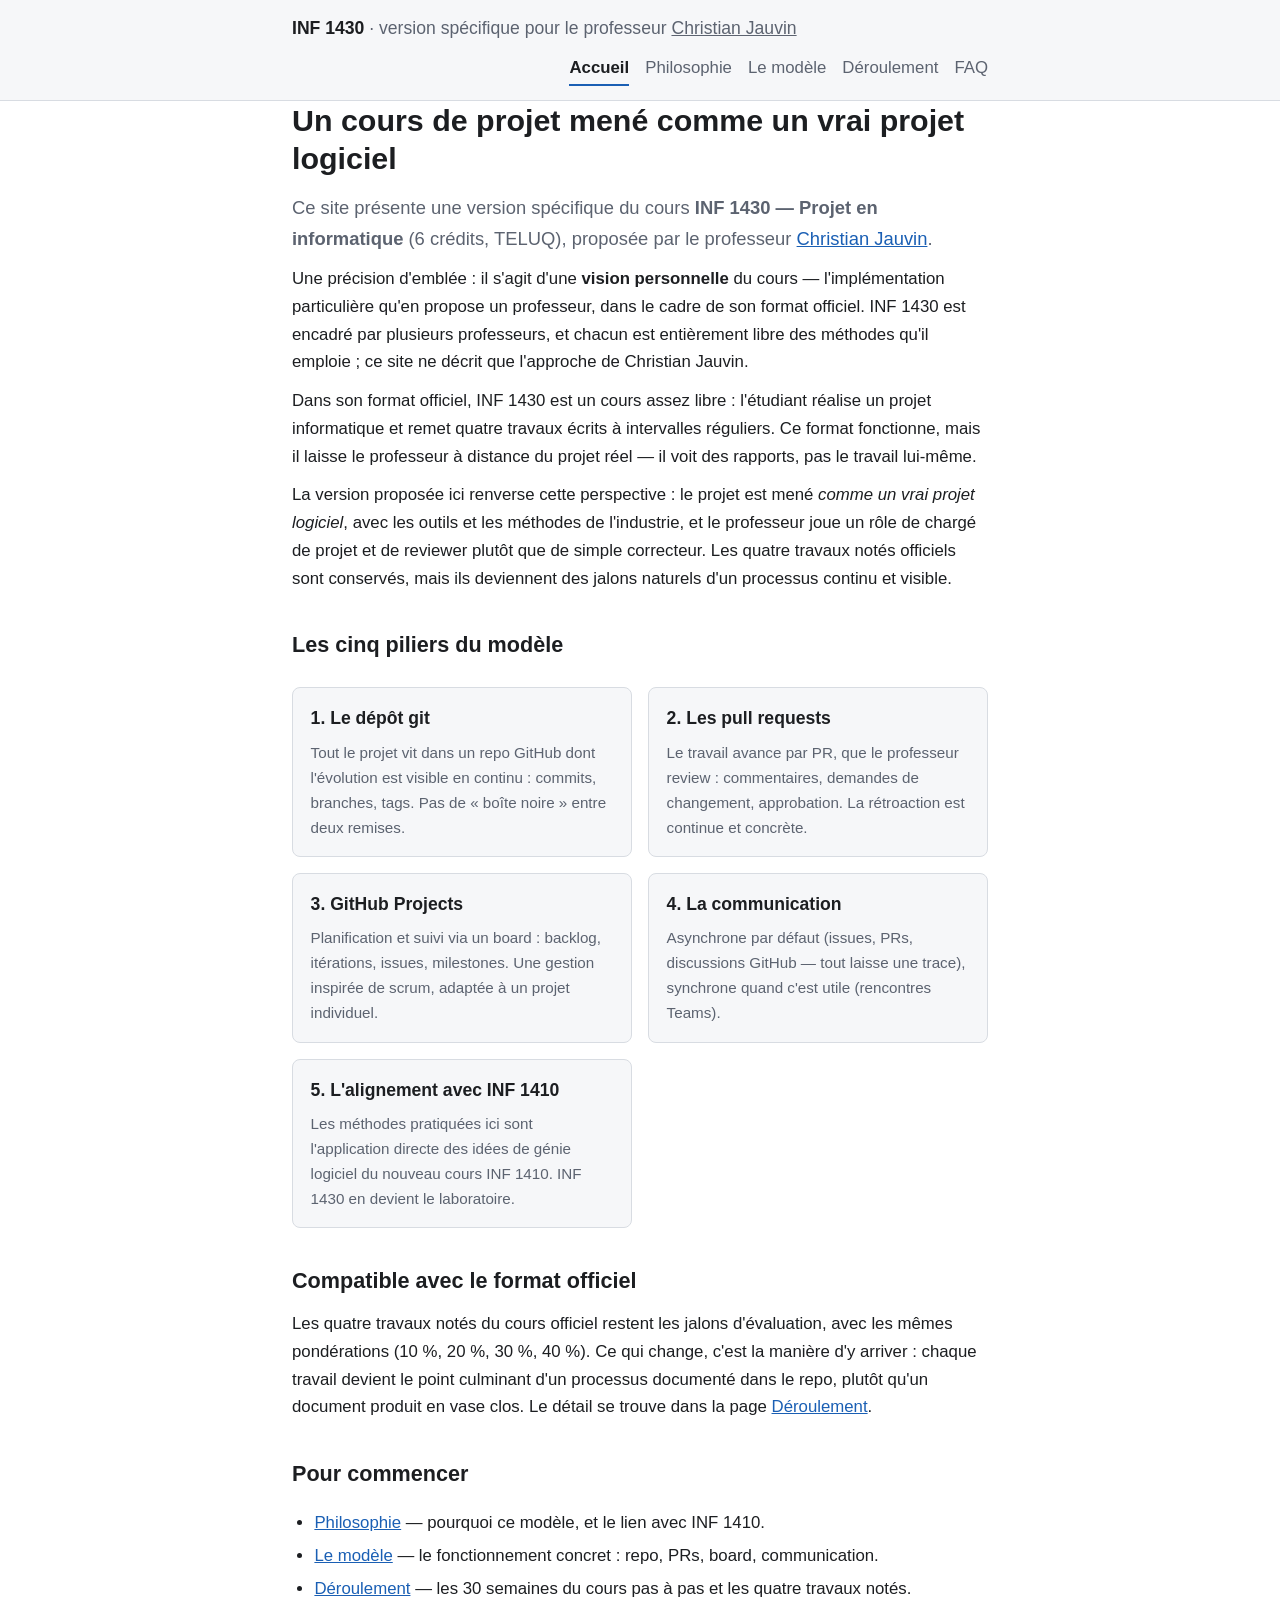
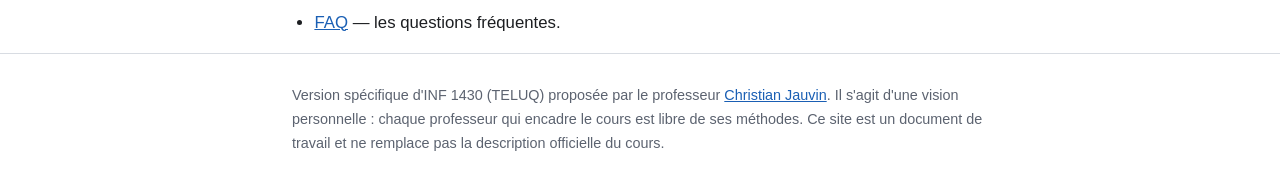
<file: index.html>
<!DOCTYPE html>
<html lang="fr">
<head>
  <meta charset="utf-8">
  <meta name="viewport" content="width=device-width, initial-scale=1">
  <title>INF 1430 — version spécifique pour le professeur Christian Jauvin</title>
  <meta name="description" content="Une version spécifique du cours INF 1430 (Projet en informatique, TELUQ), proposée par le professeur Christian Jauvin : un cours de projet mené comme un vrai projet logiciel.">
  <link rel="stylesheet" href="style.css">
</head>
<body>

<header class="site-header">
  <div class="container">
    <p class="brand"><a href="index.html">INF 1430</a> <span>· version spécifique pour le professeur <a href="https://www.teluq.ca/communaute/corps-professoral/cjauvin">Christian Jauvin</a></span></p>
    <nav>
      <a href="index.html" aria-current="page">Accueil</a>
      <a href="philosophie.html">Philosophie</a>
      <a href="modele.html">Le modèle</a>
      <a href="deroulement.html">Déroulement</a>
      <a href="faq.html">FAQ</a>
    </nav>
  </div>
</header>

<main class="container">

  <h1>Un cours de projet mené comme un vrai projet logiciel</h1>

  <p class="lead">
    Ce site présente une version spécifique du cours
    <strong>INF 1430 — Projet en informatique</strong> (6 crédits, TELUQ),
    proposée par le professeur
    <a href="https://www.teluq.ca/communaute/corps-professoral/cjauvin">Christian Jauvin</a>.
  </p>

  <p>
    Une précision d'emblée : il s'agit d'une <strong>vision personnelle</strong>
    du cours — l'implémentation particulière qu'en propose un professeur, dans
    le cadre de son format officiel. INF 1430 est encadré par plusieurs
    professeurs, et chacun est entièrement libre des méthodes qu'il emploie ;
    ce site ne décrit que l'approche de Christian Jauvin.
  </p>

  <p>
    Dans son format officiel, INF 1430 est un cours assez libre : l'étudiant
    réalise un projet informatique et remet quatre travaux écrits à intervalles
    réguliers. Ce format fonctionne, mais il laisse le professeur à distance du
    projet réel — il voit des rapports, pas le travail lui-même.
  </p>

  <p>
    La version proposée ici renverse cette perspective : le projet est mené
    <em>comme un vrai projet logiciel</em>, avec les outils et les méthodes de
    l'industrie, et le professeur joue un rôle de chargé de projet et de
    reviewer plutôt que de simple correcteur. Les quatre travaux notés
    officiels sont conservés, mais ils deviennent des jalons naturels d'un
    processus continu et visible.
  </p>

  <h2>Les cinq piliers du modèle</h2>

  <ul class="cards">
    <li>
      <h3>1. Le dépôt git</h3>
      <p>Tout le projet vit dans un repo GitHub dont l'évolution est visible
      en continu : commits, branches, tags. Pas de « boîte noire » entre deux
      remises.</p>
    </li>
    <li>
      <h3>2. Les pull requests</h3>
      <p>Le travail avance par PR, que le professeur review : commentaires,
      demandes de changement, approbation. La rétroaction est continue et
      concrète.</p>
    </li>
    <li>
      <h3>3. GitHub Projects</h3>
      <p>Planification et suivi via un board : backlog, itérations, issues,
      milestones. Une gestion inspirée de scrum, adaptée à un projet
      individuel.</p>
    </li>
    <li>
      <h3>4. La communication</h3>
      <p>Asynchrone par défaut (issues, PRs, discussions GitHub — tout laisse
      une trace), synchrone quand c'est utile (rencontres Teams).</p>
    </li>
    <li>
      <h3>5. L'alignement avec INF 1410</h3>
      <p>Les méthodes pratiquées ici sont l'application directe des idées de
      génie logiciel du nouveau cours INF 1410. INF 1430 en devient le
      laboratoire.</p>
    </li>
  </ul>

  <h2>Compatible avec le format officiel</h2>

  <p>
    Les quatre travaux notés du cours officiel restent les jalons
    d'évaluation, avec les mêmes pondérations (10 %, 20 %, 30 %, 40 %). Ce qui
    change, c'est la manière d'y arriver : chaque travail devient le point
    culminant d'un processus documenté dans le repo, plutôt qu'un document
    produit en vase clos. Le détail se trouve dans la page
    <a href="deroulement.html">Déroulement</a>.
  </p>

  <h2>Pour commencer</h2>

  <ul>
    <li><a href="philosophie.html">Philosophie</a> — pourquoi ce modèle, et le lien avec INF 1410.</li>
    <li><a href="modele.html">Le modèle</a> — le fonctionnement concret : repo, PRs, board, communication.</li>
    <li><a href="deroulement.html">Déroulement</a> — les 30 semaines du cours pas à pas et les quatre travaux notés.</li>
    <li><a href="faq.html">FAQ</a> — les questions fréquentes.</li>
  </ul>

</main>

<footer class="site-footer">
  <div class="container">
    <p>Version spécifique d'INF 1430 (TELUQ) proposée par le professeur
    <a href="https://www.teluq.ca/communaute/corps-professoral/cjauvin">Christian Jauvin</a>.
    Il s'agit d'une vision personnelle : chaque professeur qui encadre le
    cours est libre de ses méthodes. Ce site est un document de travail et ne
    remplace pas la description officielle du cours.</p>
  </div>
</footer>

</body>
</html>
</file>
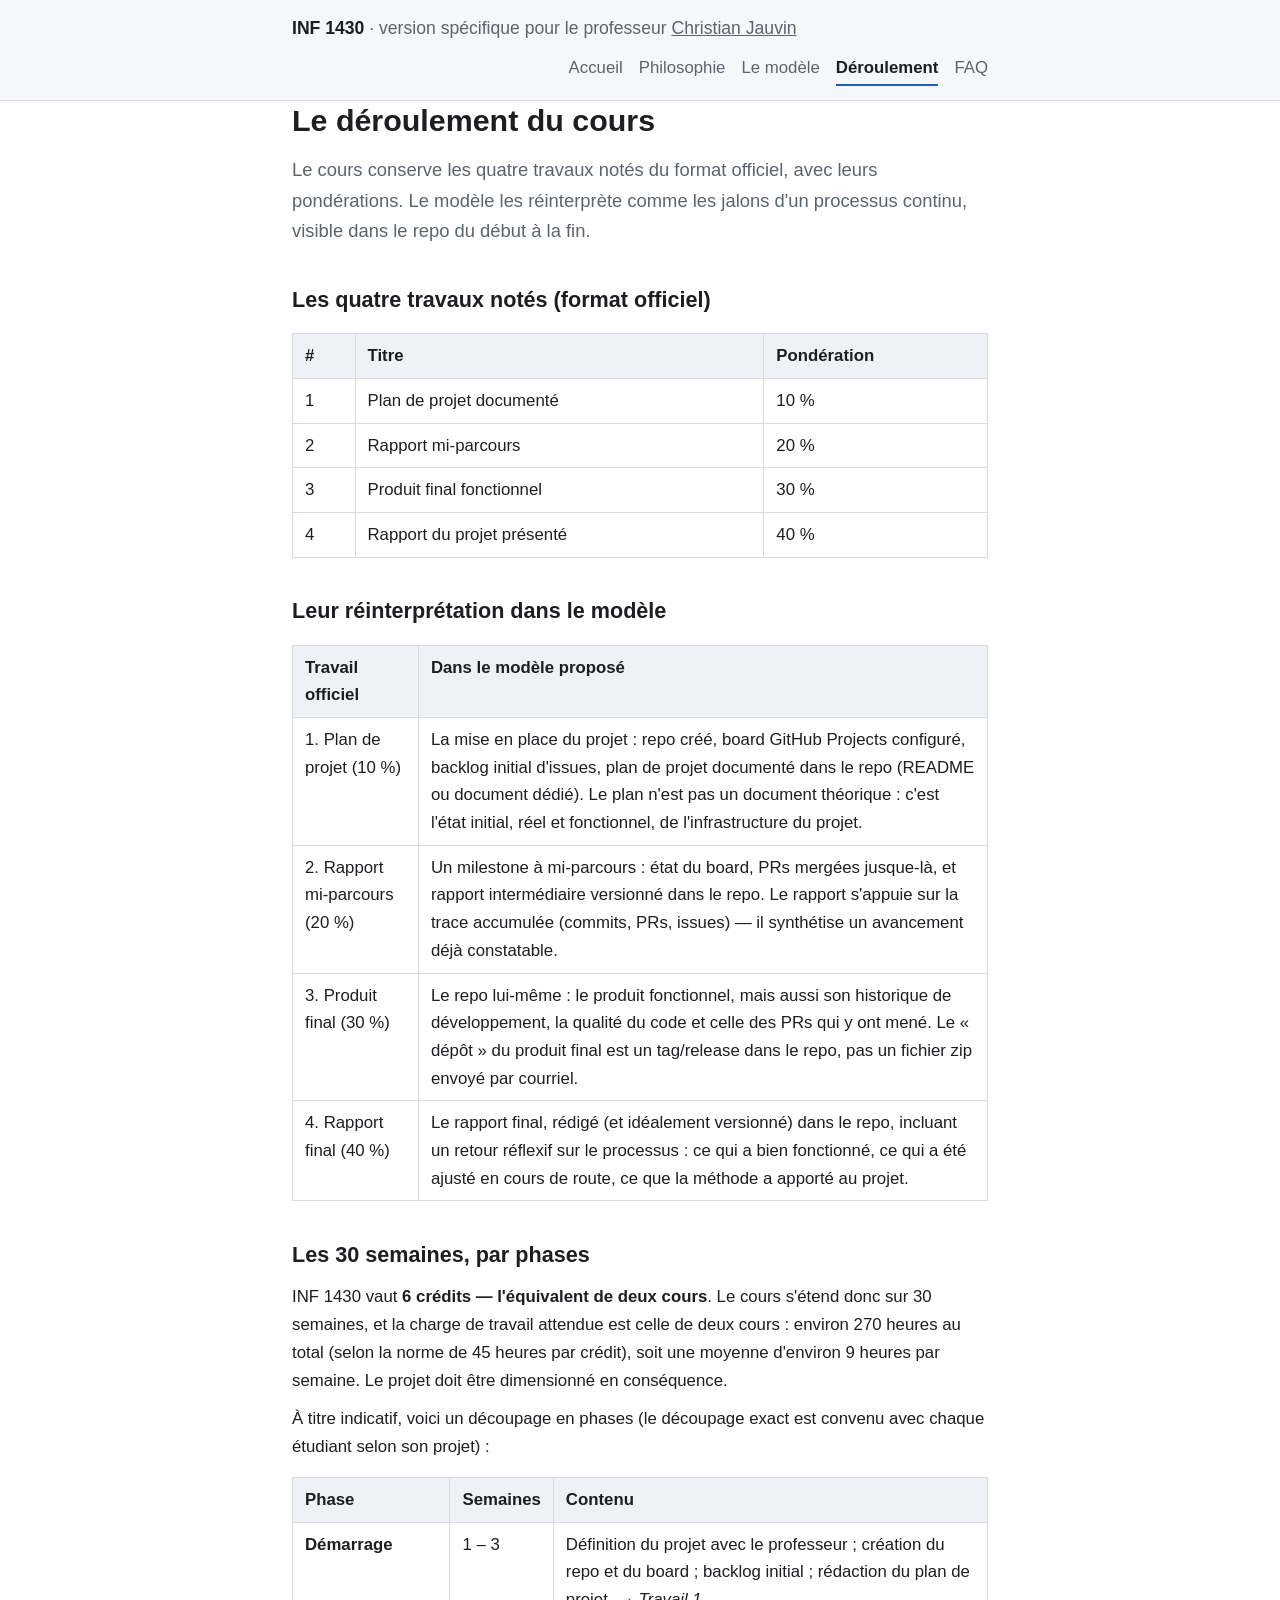
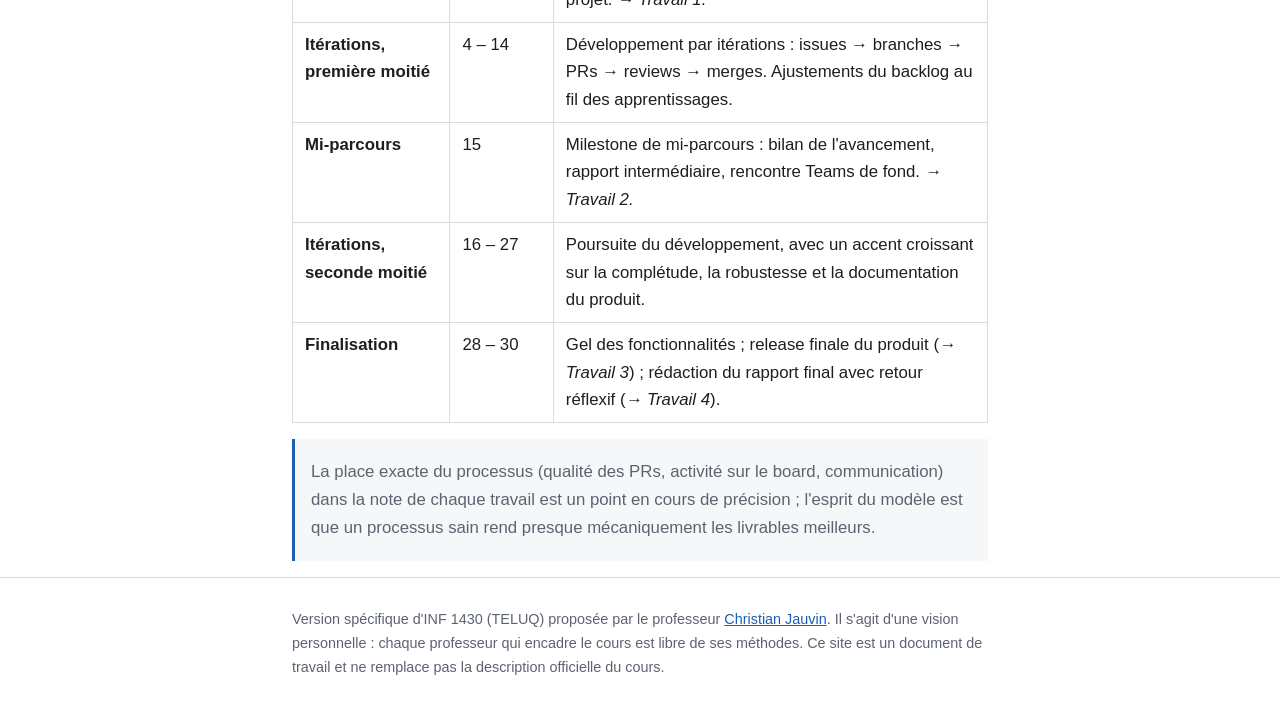
<file: deroulement.html>
<!DOCTYPE html>
<html lang="fr">
<head>
  <meta charset="utf-8">
  <meta name="viewport" content="width=device-width, initial-scale=1">
  <title>Déroulement — INF 1430, version spécifique pour le professeur Christian Jauvin</title>
  <meta name="description" content="Les 30 semaines du cours pas à pas, et la correspondance entre les quatre travaux notés officiels et leur réinterprétation dans le modèle.">
  <link rel="stylesheet" href="style.css">
</head>
<body>

<header class="site-header">
  <div class="container">
    <p class="brand"><a href="index.html">INF 1430</a> <span>· version spécifique pour le professeur <a href="https://www.teluq.ca/communaute/corps-professoral/cjauvin">Christian Jauvin</a></span></p>
    <nav>
      <a href="index.html">Accueil</a>
      <a href="philosophie.html">Philosophie</a>
      <a href="modele.html">Le modèle</a>
      <a href="deroulement.html" aria-current="page">Déroulement</a>
      <a href="faq.html">FAQ</a>
    </nav>
  </div>
</header>

<main class="container">

  <h1>Le déroulement du cours</h1>

  <p class="lead">
    Le cours conserve les quatre travaux notés du format officiel, avec leurs
    pondérations. Le modèle les réinterprète comme les jalons d'un processus
    continu, visible dans le repo du début à la fin.
  </p>

  <h2>Les quatre travaux notés (format officiel)</h2>

  <div class="table-wrap">
    <table>
      <thead>
        <tr>
          <th>#</th>
          <th>Titre</th>
          <th>Pondération</th>
        </tr>
      </thead>
      <tbody>
        <tr><td>1</td><td>Plan de projet documenté</td><td>10 %</td></tr>
        <tr><td>2</td><td>Rapport mi-parcours</td><td>20 %</td></tr>
        <tr><td>3</td><td>Produit final fonctionnel</td><td>30 %</td></tr>
        <tr><td>4</td><td>Rapport du projet présenté</td><td>40 %</td></tr>
      </tbody>
    </table>
  </div>

  <h2>Leur réinterprétation dans le modèle</h2>

  <div class="table-wrap">
    <table>
      <thead>
        <tr>
          <th>Travail officiel</th>
          <th>Dans le modèle proposé</th>
        </tr>
      </thead>
      <tbody>
        <tr>
          <td>1. Plan de projet (10 %)</td>
          <td>La mise en place du projet : repo créé, board GitHub Projects
          configuré, backlog initial d'issues, plan de projet documenté dans
          le repo (README ou document dédié). Le plan n'est pas un document
          théorique : c'est l'état initial, réel et fonctionnel, de
          l'infrastructure du projet.</td>
        </tr>
        <tr>
          <td>2. Rapport mi-parcours (20 %)</td>
          <td>Un milestone à mi-parcours : état du board, PRs mergées jusque-là,
          et rapport intermédiaire versionné dans le repo. Le rapport
          s'appuie sur la trace accumulée (commits, PRs, issues) — il
          synthétise un avancement déjà constatable.</td>
        </tr>
        <tr>
          <td>3. Produit final (30 %)</td>
          <td>Le repo lui-même : le produit fonctionnel, mais aussi son
          historique de développement, la qualité du code et celle des PRs
          qui y ont mené. Le « dépôt » du produit final est un tag/release
          dans le repo, pas un fichier zip envoyé par courriel.</td>
        </tr>
        <tr>
          <td>4. Rapport final (40 %)</td>
          <td>Le rapport final, rédigé (et idéalement versionné) dans le repo,
          incluant un retour réflexif sur le processus : ce qui a bien
          fonctionné, ce qui a été ajusté en cours de route, ce que la
          méthode a apporté au projet.</td>
        </tr>
      </tbody>
    </table>
  </div>

  <h2>Les 30 semaines, par phases</h2>

  <p>
    INF 1430 vaut <strong>6 crédits — l'équivalent de deux cours</strong>. Le
    cours s'étend donc sur 30 semaines, et la charge de travail attendue est
    celle de deux cours : environ 270 heures au total (selon la norme de
    45 heures par crédit), soit une moyenne d'environ 9 heures par semaine.
    Le projet doit être dimensionné en conséquence.
  </p>

  <p>
    À titre indicatif, voici un découpage en phases (le découpage exact est
    convenu avec chaque étudiant selon son projet) :
  </p>

  <div class="table-wrap">
    <table>
      <thead>
        <tr>
          <th>Phase</th>
          <th>Semaines</th>
          <th>Contenu</th>
        </tr>
      </thead>
      <tbody>
        <tr>
          <td><strong>Démarrage</strong></td>
          <td>1 – 3</td>
          <td>Définition du projet avec le professeur ; création du repo et du
          board ; backlog initial ; rédaction du plan de projet.
          <em>→ Travail 1.</em></td>
        </tr>
        <tr>
          <td><strong>Itérations, première moitié</strong></td>
          <td>4 – 14</td>
          <td>Développement par itérations : issues → branches → PRs → reviews
          → merges. Ajustements du backlog au fil des apprentissages.</td>
        </tr>
        <tr>
          <td><strong>Mi-parcours</strong></td>
          <td>15</td>
          <td>Milestone de mi-parcours : bilan de l'avancement, rapport
          intermédiaire, rencontre Teams de fond.
          <em>→ Travail 2.</em></td>
        </tr>
        <tr>
          <td><strong>Itérations, seconde moitié</strong></td>
          <td>16 – 27</td>
          <td>Poursuite du développement, avec un accent croissant sur la
          complétude, la robustesse et la documentation du produit.</td>
        </tr>
        <tr>
          <td><strong>Finalisation</strong></td>
          <td>28 – 30</td>
          <td>Gel des fonctionnalités ; release finale du produit
          (<em>→ Travail 3</em>) ; rédaction du rapport final avec retour
          réflexif (<em>→ Travail 4</em>).</td>
        </tr>
      </tbody>
    </table>
  </div>

  <blockquote>
    <p>La place exacte du processus (qualité des PRs, activité sur le board,
    communication) dans la note de chaque travail est un point en cours de
    précision ; l'esprit du modèle est que un processus sain rend presque
    mécaniquement les livrables meilleurs.</p>
  </blockquote>

</main>

<footer class="site-footer">
  <div class="container">
    <p>Version spécifique d'INF 1430 (TELUQ) proposée par le professeur
    <a href="https://www.teluq.ca/communaute/corps-professoral/cjauvin">Christian Jauvin</a>.
    Il s'agit d'une vision personnelle : chaque professeur qui encadre le
    cours est libre de ses méthodes. Ce site est un document de travail et ne
    remplace pas la description officielle du cours.</p>
  </div>
</footer>

</body>
</html>
</file>
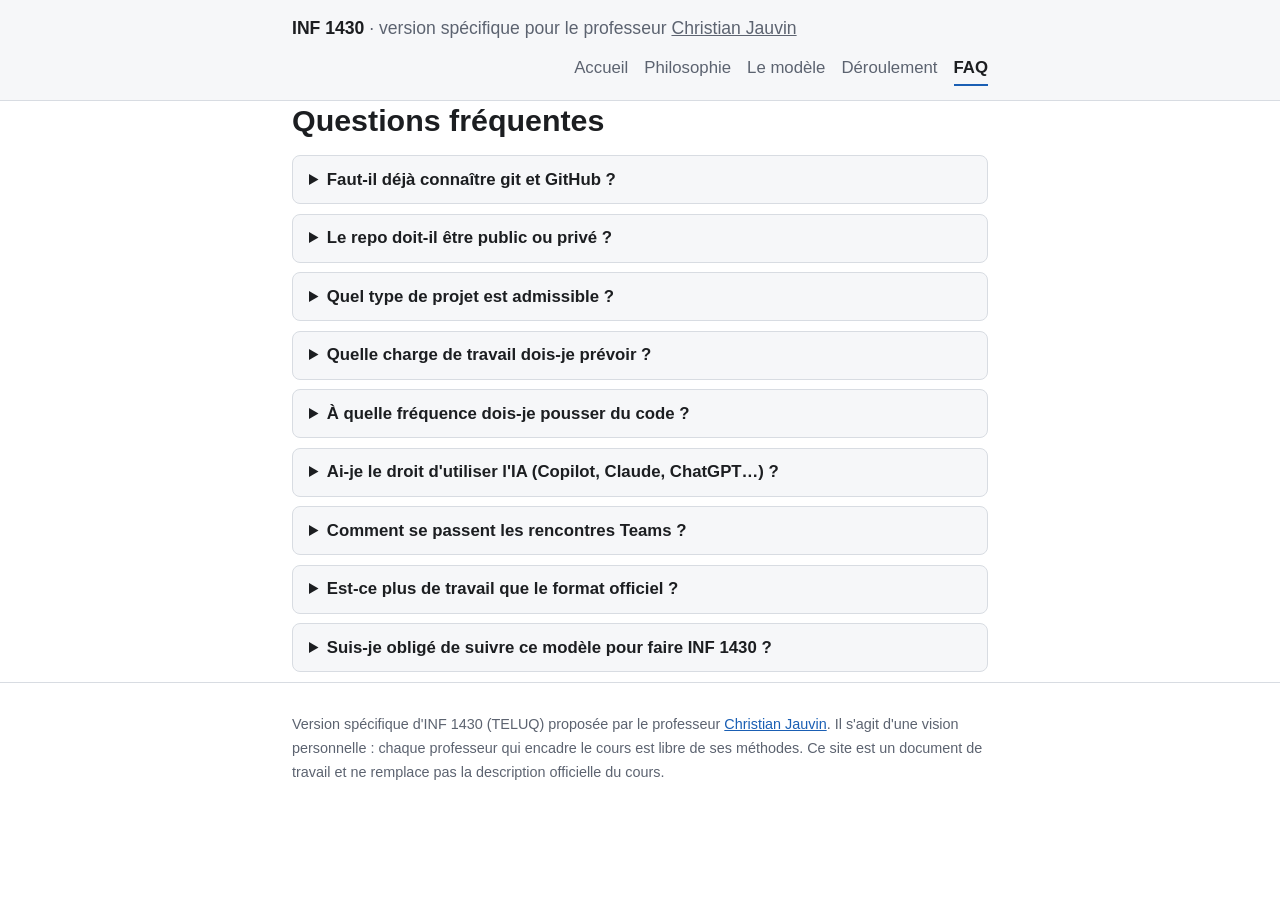
<file: faq.html>
<!DOCTYPE html>
<html lang="fr">
<head>
  <meta charset="utf-8">
  <meta name="viewport" content="width=device-width, initial-scale=1">
  <title>FAQ — INF 1430, version spécifique pour le professeur Christian Jauvin</title>
  <meta name="description" content="Questions fréquentes sur la version personnalisée d'INF 1430 : prérequis git/GitHub, visibilité du repo, types de projets admissibles, rythme de travail.">
  <link rel="stylesheet" href="style.css">
</head>
<body>

<header class="site-header">
  <div class="container">
    <p class="brand"><a href="index.html">INF 1430</a> <span>· version spécifique pour le professeur <a href="https://www.teluq.ca/communaute/corps-professoral/cjauvin">Christian Jauvin</a></span></p>
    <nav>
      <a href="index.html">Accueil</a>
      <a href="philosophie.html">Philosophie</a>
      <a href="modele.html">Le modèle</a>
      <a href="deroulement.html">Déroulement</a>
      <a href="faq.html" aria-current="page">FAQ</a>
    </nav>
  </div>
</header>

<main class="container">

  <h1>Questions fréquentes</h1>

  <details>
    <summary>Faut-il déjà connaître git et GitHub ?</summary>
    <p>Une connaissance de base de git est un atout, mais pas un prérequis
    absolu : la maîtrise progressive de ces outils fait partie des
    apprentissages du cours. Les premières semaines (mise en place du repo,
    premières branches, première PR) servent aussi de rampe d'accès. Ce qui
    est requis, c'est la volonté de travailler avec ces outils tout au long
    du cours.</p>
  </details>

  <details>
    <summary>Le repo doit-il être public ou privé ?</summary>
    <p>Au choix de l'étudiant. Un repo privé avec le professeur comme
    collaborateur convient parfaitement. Un repo public est aussi une belle
    option — le projet devient alors une pièce de portfolio visible.</p>
  </details>

  <details>
    <summary>Quel type de projet est admissible ?</summary>
    <p>Les critères du cours officiel s'appliquent : un projet informatique
    d'envergure suffisante pour 6 crédits, défini en accord avec le
    professeur. Le modèle proposé ici est agnostique quant au domaine
    (application web, outil en ligne de commande, analyse de données,
    bibliothèque, etc.) — il demande seulement que le projet se prête à un
    développement incrémental, en plusieurs livraisons.</p>
  </details>

  <details>
    <summary>Quelle charge de travail dois-je prévoir ?</summary>
    <p>INF 1430 vaut 6 crédits — l'équivalent de <strong>deux cours</strong> —
    et s'étend sur 30 semaines. La charge de travail attendue est
    correspondante : environ 270 heures au total (selon la norme de 45 heures
    par crédit), soit une moyenne d'environ 9 heures par semaine. Le modèle
    proposé aide justement à répartir cette charge de façon régulière plutôt
    qu'en pointes autour des remises — mais il faut choisir un projet à la
    hauteur de cet investissement.</p>
  </details>

  <details>
    <summary>À quelle fréquence dois-je pousser du code ?</summary>
    <p>Il n'y a pas de quota de commits, mais le modèle suppose un travail
    régulier et visible : des commits au fil du travail réel, des PRs à un
    rythme soutenu (typiquement au moins une par itération). Un long silence
    suivi d'un énorme dépôt de code va à l'encontre de l'esprit du cours —
    et prive l'étudiant de la rétroaction continue qui en est le principal
    bénéfice.</p>
  </details>

  <details>
    <summary>Ai-je le droit d'utiliser l'IA (Copilot, Claude, ChatGPT…) ?</summary>
    <p>Oui — et c'est même encouragé : savoir utiliser ces outils avec
    discernement fait partie des compétences que le cours veut développer.
    Deux conditions. D'abord, vous devez comprendre, et pouvoir expliquer et
    défendre, tout ce que vous intégrez à votre projet — les reviews de PR
    sont précisément l'endroit où cette compréhension se démontre. Ensuite,
    soyez transparent : quand l'IA a joué un rôle notable dans un morceau de
    travail, dites-le simplement (dans la description de la PR, par exemple).
    Le rapport final est aussi une belle occasion d'un retour réflexif sur ce
    que ces outils ont apporté — ou non — à votre projet. Voir la page
    <a href="philosophie.html">Philosophie</a> pour le raisonnement complet.</p>
  </details>

  <details>
    <summary>Comment se passent les rencontres Teams ?</summary>
    <p>Elles sont planifiées au besoin, à la demande de l'étudiant ou du
    professeur : pour débloquer une difficulté, discuter d'une orientation,
    ou faire le point à un jalon. La cadence exacte (fixe ou sur demande) est
    convenue en début de cours. Entre les rencontres, la communication passe
    par GitHub — c'est la voie par défaut.</p>
  </details>

  <details>
    <summary>Est-ce plus de travail que le format officiel ?</summary>
    <p>Ce n'est pas plus de travail, c'est le même travail rendu visible au
    fur et à mesure. Les quatre travaux notés restent les mêmes ; la
    différence est que le processus qui y mène est continu et accompagné,
    plutôt que solitaire entre deux remises. Beaucoup d'étudiants devraient
    y trouver au contraire une charge mieux répartie — et des rapports plus
    faciles à rédiger, puisque la matière (décisions, historique,
    discussions) s'accumule d'elle-même dans le repo.</p>
  </details>

  <details>
    <summary>Suis-je obligé de suivre ce modèle pour faire INF 1430 ?</summary>
    <p>Non. Ce modèle est la vision personnelle d'un professeur — sa façon
    particulière d'implémenter le format officiel du cours. Chaque professeur
    qui encadre INF 1430 est entièrement libre des méthodes qu'il emploie, et
    le format officiel reste disponible tel quel. Ce site sert justement à
    présenter la proposition pour en discuter avant de s'engager.</p>
  </details>

</main>

<footer class="site-footer">
  <div class="container">
    <p>Version spécifique d'INF 1430 (TELUQ) proposée par le professeur
    <a href="https://www.teluq.ca/communaute/corps-professoral/cjauvin">Christian Jauvin</a>.
    Il s'agit d'une vision personnelle : chaque professeur qui encadre le
    cours est libre de ses méthodes. Ce site est un document de travail et ne
    remplace pas la description officielle du cours.</p>
  </div>
</footer>

</body>
</html>
</file>
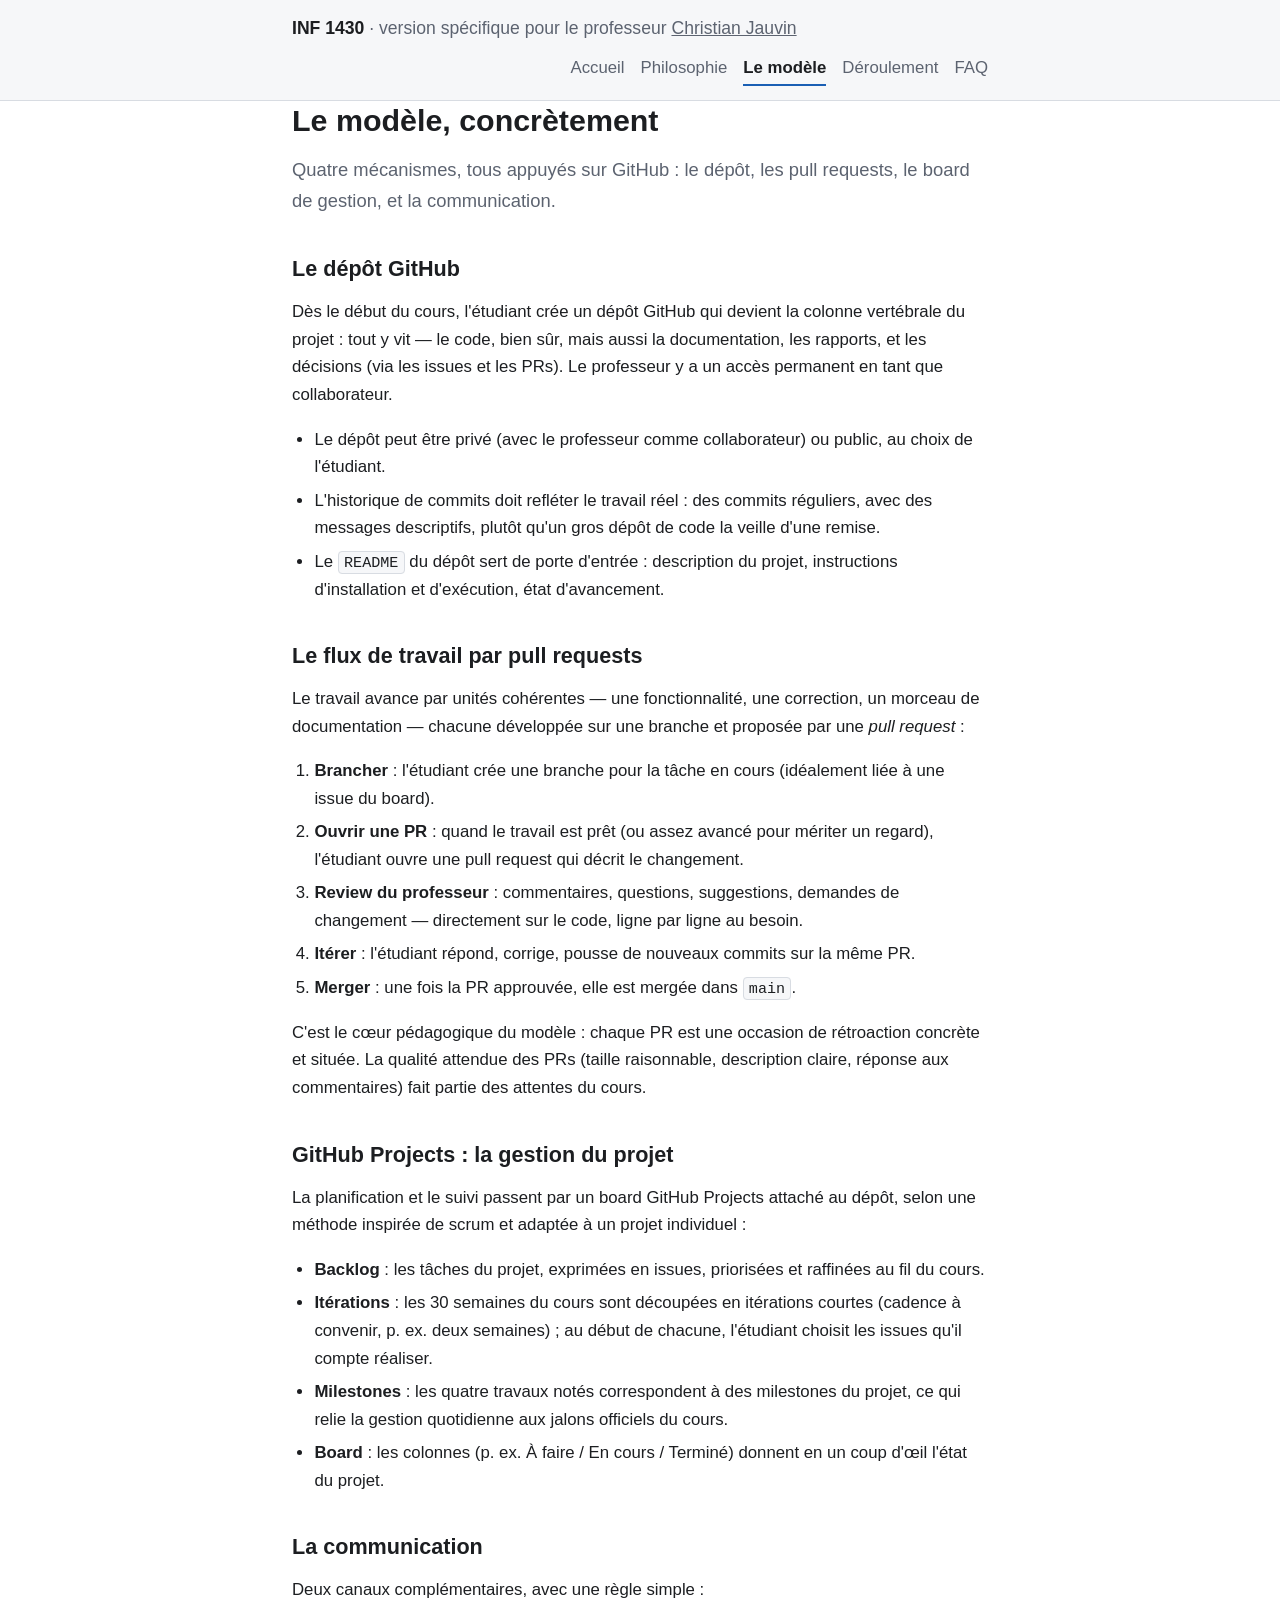
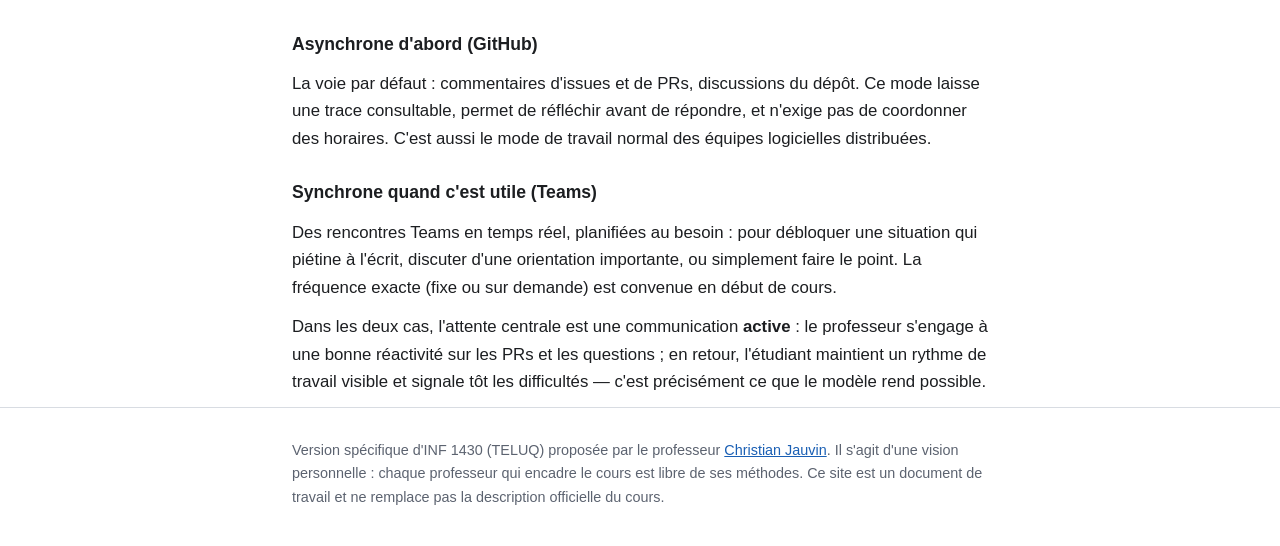
<file: modele.html>
<!DOCTYPE html>
<html lang="fr">
<head>
  <meta charset="utf-8">
  <meta name="viewport" content="width=device-width, initial-scale=1">
  <title>Le modèle — INF 1430, version spécifique pour le professeur Christian Jauvin</title>
  <meta name="description" content="Le fonctionnement concret du modèle : le repo GitHub, le flux de travail par pull requests, GitHub Projects, et la communication.">
  <link rel="stylesheet" href="style.css">
</head>
<body>

<header class="site-header">
  <div class="container">
    <p class="brand"><a href="index.html">INF 1430</a> <span>· version spécifique pour le professeur <a href="https://www.teluq.ca/communaute/corps-professoral/cjauvin">Christian Jauvin</a></span></p>
    <nav>
      <a href="index.html">Accueil</a>
      <a href="philosophie.html">Philosophie</a>
      <a href="modele.html" aria-current="page">Le modèle</a>
      <a href="deroulement.html">Déroulement</a>
      <a href="faq.html">FAQ</a>
    </nav>
  </div>
</header>

<main class="container">

  <h1>Le modèle, concrètement</h1>

  <p class="lead">
    Quatre mécanismes, tous appuyés sur GitHub : le dépôt, les pull requests,
    le board de gestion, et la communication.
  </p>

  <h2>Le dépôt GitHub</h2>

  <p>
    Dès le début du cours, l'étudiant crée un dépôt GitHub qui devient la
    colonne vertébrale du projet : tout y vit — le code, bien sûr, mais aussi
    la documentation, les rapports, et les décisions (via les issues et les
    PRs). Le professeur y a un accès permanent en tant que collaborateur.
  </p>

  <ul>
    <li>Le dépôt peut être privé (avec le professeur comme collaborateur) ou
    public, au choix de l'étudiant.</li>
    <li>L'historique de commits doit refléter le travail réel : des commits
    réguliers, avec des messages descriptifs, plutôt qu'un gros dépôt de code
    la veille d'une remise.</li>
    <li>Le <code>README</code> du dépôt sert de porte d'entrée : description
    du projet, instructions d'installation et d'exécution, état d'avancement.</li>
  </ul>

  <h2>Le flux de travail par pull requests</h2>

  <p>
    Le travail avance par unités cohérentes — une fonctionnalité, une
    correction, un morceau de documentation — chacune développée sur une
    branche et proposée par une <em>pull request</em> :
  </p>

  <ol>
    <li><strong>Brancher</strong> : l'étudiant crée une branche pour la tâche
    en cours (idéalement liée à une issue du board).</li>
    <li><strong>Ouvrir une PR</strong> : quand le travail est prêt (ou assez
    avancé pour mériter un regard), l'étudiant ouvre une pull request qui
    décrit le changement.</li>
    <li><strong>Review du professeur</strong> : commentaires, questions,
    suggestions, demandes de changement — directement sur le code, ligne par
    ligne au besoin.</li>
    <li><strong>Itérer</strong> : l'étudiant répond, corrige, pousse de
    nouveaux commits sur la même PR.</li>
    <li><strong>Merger</strong> : une fois la PR approuvée, elle est mergée
    dans <code>main</code>.</li>
  </ol>

  <p>
    C'est le cœur pédagogique du modèle : chaque PR est une occasion de
    rétroaction concrète et située. La qualité attendue des PRs (taille
    raisonnable, description claire, réponse aux commentaires) fait partie
    des attentes du cours.
  </p>

  <h2>GitHub Projects : la gestion du projet</h2>

  <p>
    La planification et le suivi passent par un board GitHub Projects attaché
    au dépôt, selon une méthode inspirée de scrum et adaptée à un projet
    individuel :
  </p>

  <ul>
    <li><strong>Backlog</strong> : les tâches du projet, exprimées en issues,
    priorisées et raffinées au fil du cours.</li>
    <li><strong>Itérations</strong> : les 30 semaines du cours sont découpées
    en itérations courtes (cadence à convenir, p. ex. deux semaines) ; au
    début de chacune, l'étudiant choisit les issues qu'il compte réaliser.</li>
    <li><strong>Milestones</strong> : les quatre travaux notés correspondent à
    des milestones du projet, ce qui relie la gestion quotidienne aux jalons
    officiels du cours.</li>
    <li><strong>Board</strong> : les colonnes (p. ex. À faire / En cours /
    Terminé) donnent en un coup d'œil l'état du projet.</li>
  </ul>

  <h2>La communication</h2>

  <p>Deux canaux complémentaires, avec une règle simple :</p>

  <h3>Asynchrone d'abord (GitHub)</h3>

  <p>
    La voie par défaut : commentaires d'issues et de PRs, discussions du
    dépôt. Ce mode laisse une trace consultable, permet de réfléchir avant de
    répondre, et n'exige pas de coordonner des horaires. C'est aussi le mode
    de travail normal des équipes logicielles distribuées.
  </p>

  <h3>Synchrone quand c'est utile (Teams)</h3>

  <p>
    Des rencontres Teams en temps réel, planifiées au besoin : pour débloquer
    une situation qui piétine à l'écrit, discuter d'une orientation
    importante, ou simplement faire le point. La fréquence exacte (fixe ou
    sur demande) est convenue en début de cours.
  </p>

  <p>
    Dans les deux cas, l'attente centrale est une communication
    <strong>active</strong> : le professeur s'engage à une bonne réactivité
    sur les PRs et les questions ; en retour, l'étudiant maintient un rythme
    de travail visible et signale tôt les difficultés — c'est précisément ce
    que le modèle rend possible.
  </p>

</main>

<footer class="site-footer">
  <div class="container">
    <p>Version spécifique d'INF 1430 (TELUQ) proposée par le professeur
    <a href="https://www.teluq.ca/communaute/corps-professoral/cjauvin">Christian Jauvin</a>.
    Il s'agit d'une vision personnelle : chaque professeur qui encadre le
    cours est libre de ses méthodes. Ce site est un document de travail et ne
    remplace pas la description officielle du cours.</p>
  </div>
</footer>

</body>
</html>
</file>
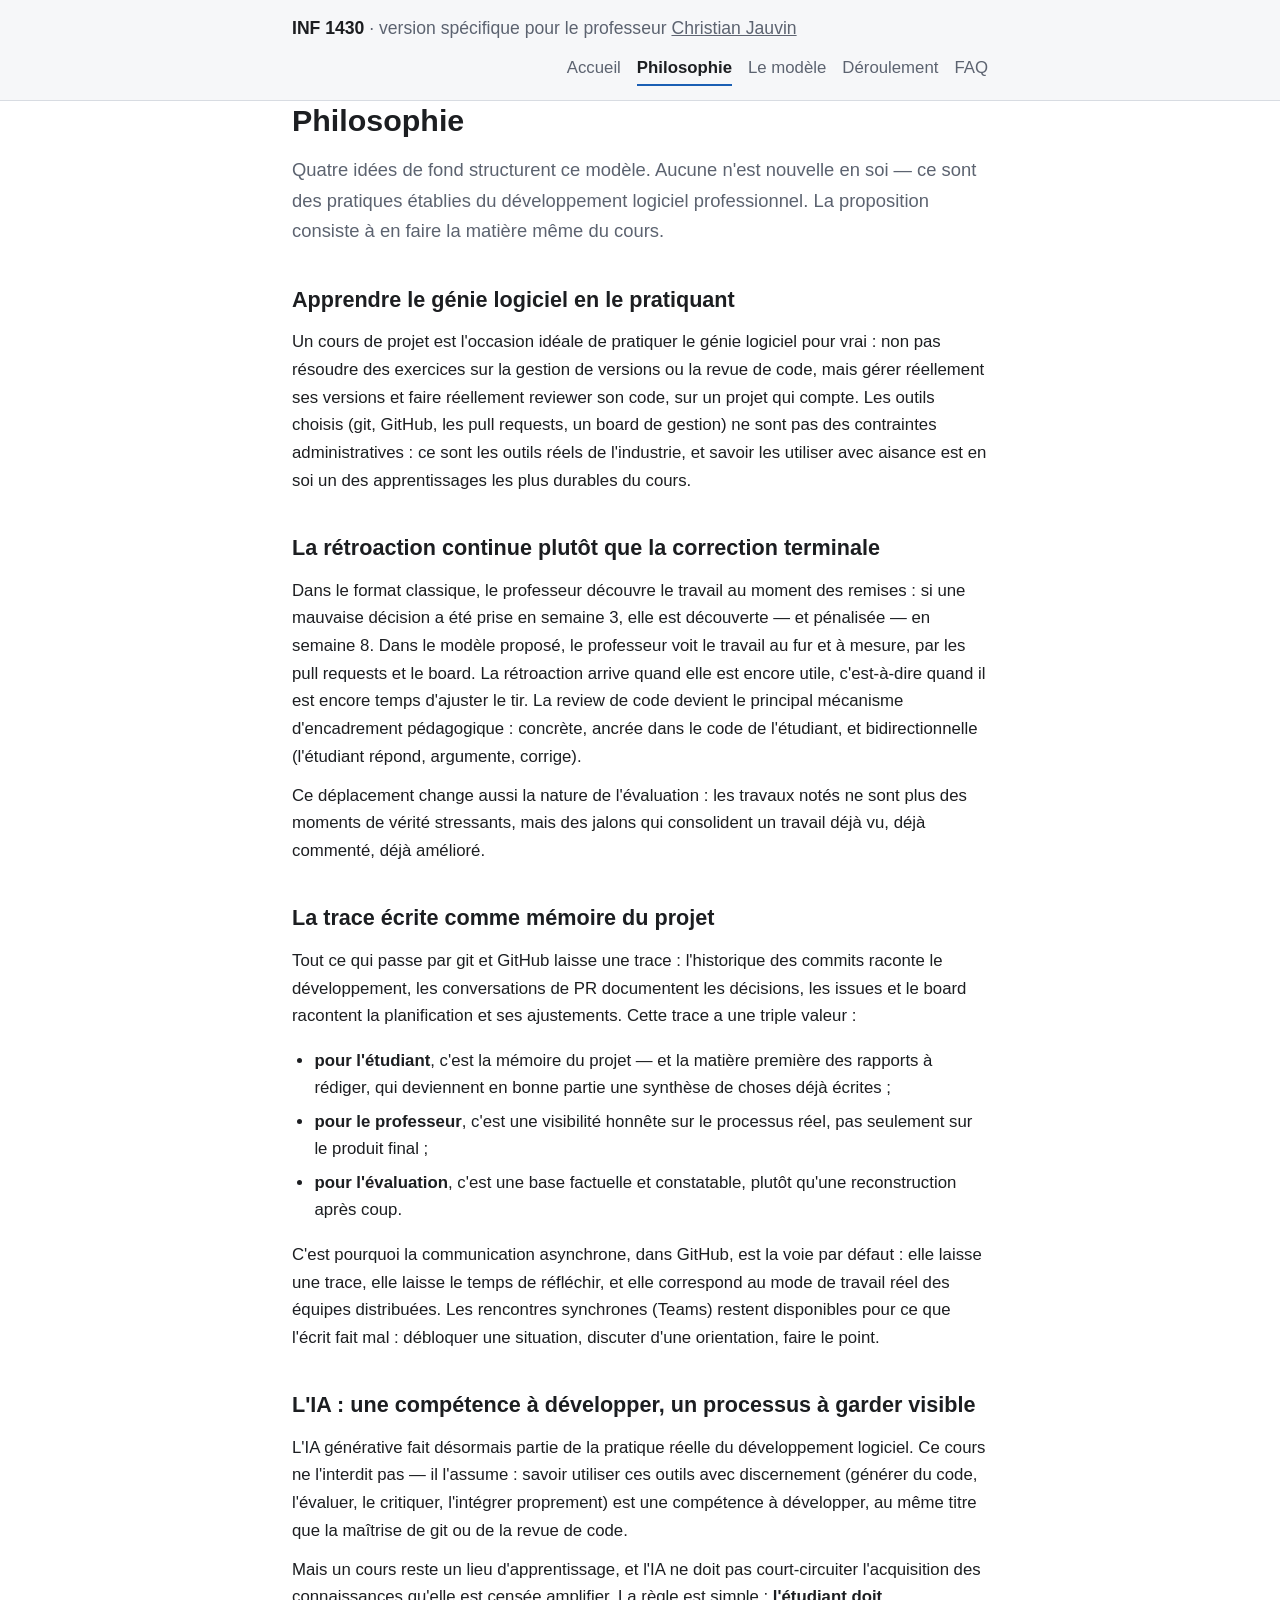
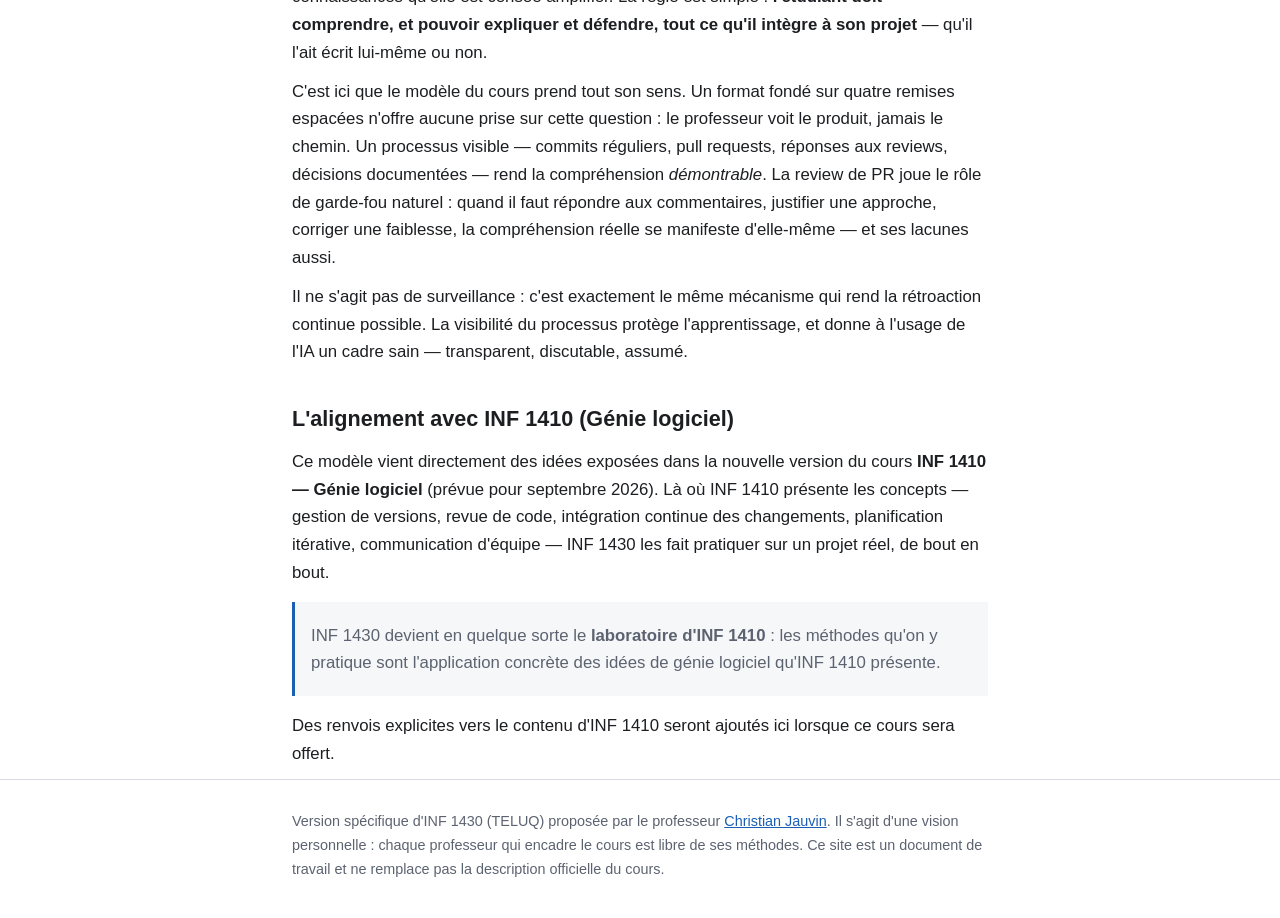
<file: philosophie.html>
<!DOCTYPE html>
<html lang="fr">
<head>
  <meta charset="utf-8">
  <meta name="viewport" content="width=device-width, initial-scale=1">
  <title>Philosophie — INF 1430, version spécifique pour le professeur Christian Jauvin</title>
  <meta name="description" content="Les idées de fond du modèle : apprendre le génie logiciel en le pratiquant, la rétroaction continue, la trace écrite, et l'alignement avec INF 1410.">
  <link rel="stylesheet" href="style.css">
</head>
<body>

<header class="site-header">
  <div class="container">
    <p class="brand"><a href="index.html">INF 1430</a> <span>· version spécifique pour le professeur <a href="https://www.teluq.ca/communaute/corps-professoral/cjauvin">Christian Jauvin</a></span></p>
    <nav>
      <a href="index.html">Accueil</a>
      <a href="philosophie.html" aria-current="page">Philosophie</a>
      <a href="modele.html">Le modèle</a>
      <a href="deroulement.html">Déroulement</a>
      <a href="faq.html">FAQ</a>
    </nav>
  </div>
</header>

<main class="container">

  <h1>Philosophie</h1>

  <p class="lead">
    Quatre idées de fond structurent ce modèle. Aucune n'est nouvelle en
    soi — ce sont des pratiques établies du développement logiciel
    professionnel. La proposition consiste à en faire la matière même du
    cours.
  </p>

  <h2>Apprendre le génie logiciel en le pratiquant</h2>

  <p>
    Un cours de projet est l'occasion idéale de pratiquer le génie logiciel
    pour vrai : non pas résoudre des exercices sur la gestion de versions ou
    la revue de code, mais gérer réellement ses versions et faire réellement
    reviewer son code, sur un projet qui compte. Les outils choisis (git,
    GitHub, les pull requests, un board de gestion) ne sont pas des
    contraintes administratives : ce sont les outils réels de l'industrie, et
    savoir les utiliser avec aisance est en soi un des apprentissages les plus
    durables du cours.
  </p>

  <h2>La rétroaction continue plutôt que la correction terminale</h2>

  <p>
    Dans le format classique, le professeur découvre le travail au moment des
    remises : si une mauvaise décision a été prise en semaine 3, elle est
    découverte — et pénalisée — en semaine 8. Dans le modèle proposé, le
    professeur voit le travail au fur et à mesure, par les pull requests et le
    board. La rétroaction arrive quand elle est encore utile, c'est-à-dire
    quand il est encore temps d'ajuster le tir. La review de code devient le
    principal mécanisme d'encadrement pédagogique : concrète, ancrée dans le
    code de l'étudiant, et bidirectionnelle (l'étudiant répond, argumente,
    corrige).
  </p>

  <p>
    Ce déplacement change aussi la nature de l'évaluation : les travaux notés
    ne sont plus des moments de vérité stressants, mais des jalons qui
    consolident un travail déjà vu, déjà commenté, déjà amélioré.
  </p>

  <h2>La trace écrite comme mémoire du projet</h2>

  <p>
    Tout ce qui passe par git et GitHub laisse une trace : l'historique des
    commits raconte le développement, les conversations de PR documentent les
    décisions, les issues et le board racontent la planification et ses
    ajustements. Cette trace a une triple valeur :
  </p>

  <ul>
    <li><strong>pour l'étudiant</strong>, c'est la mémoire du projet — et la
    matière première des rapports à rédiger, qui deviennent en bonne partie
    une synthèse de choses déjà écrites ;</li>
    <li><strong>pour le professeur</strong>, c'est une visibilité honnête sur
    le processus réel, pas seulement sur le produit final ;</li>
    <li><strong>pour l'évaluation</strong>, c'est une base factuelle et
    constatable, plutôt qu'une reconstruction après coup.</li>
  </ul>

  <p>
    C'est pourquoi la communication asynchrone, dans GitHub, est la voie par
    défaut : elle laisse une trace, elle laisse le temps de réfléchir, et
    elle correspond au mode de travail réel des équipes distribuées. Les
    rencontres synchrones (Teams) restent disponibles pour ce que l'écrit fait
    mal : débloquer une situation, discuter d'une orientation, faire le point.
  </p>

  <h2>L'IA : une compétence à développer, un processus à garder visible</h2>

  <p>
    L'IA générative fait désormais partie de la pratique réelle du
    développement logiciel. Ce cours ne l'interdit pas — il l'assume : savoir
    utiliser ces outils avec discernement (générer du code, l'évaluer, le
    critiquer, l'intégrer proprement) est une compétence à développer, au
    même titre que la maîtrise de git ou de la revue de code.
  </p>

  <p>
    Mais un cours reste un lieu d'apprentissage, et l'IA ne doit pas
    court-circuiter l'acquisition des connaissances qu'elle est censée
    amplifier. La règle est simple : <strong>l'étudiant doit comprendre, et
    pouvoir expliquer et défendre, tout ce qu'il intègre à son
    projet</strong> — qu'il l'ait écrit lui-même ou non.
  </p>

  <p>
    C'est ici que le modèle du cours prend tout son sens. Un format fondé sur
    quatre remises espacées n'offre aucune prise sur cette question : le
    professeur voit le produit, jamais le chemin. Un processus visible —
    commits réguliers, pull requests, réponses aux reviews, décisions
    documentées — rend la compréhension <em>démontrable</em>. La review de PR
    joue le rôle de garde-fou naturel : quand il faut répondre aux
    commentaires, justifier une approche, corriger une faiblesse, la
    compréhension réelle se manifeste d'elle-même — et ses lacunes aussi.
  </p>

  <p>
    Il ne s'agit pas de surveillance : c'est exactement le même mécanisme qui
    rend la rétroaction continue possible. La visibilité du processus protège
    l'apprentissage, et donne à l'usage de l'IA un cadre sain — transparent,
    discutable, assumé.
  </p>

  <h2>L'alignement avec INF 1410 (Génie logiciel)</h2>

  <p>
    Ce modèle vient directement des idées exposées dans la nouvelle version du
    cours <strong>INF 1410 — Génie logiciel</strong> (prévue pour septembre
    2026). Là où INF 1410 présente les concepts — gestion de versions, revue
    de code, intégration continue des changements, planification itérative,
    communication d'équipe — INF 1430 les fait pratiquer sur un projet réel,
    de bout en bout.
  </p>

  <blockquote>
    <p>INF 1430 devient en quelque sorte le <strong>laboratoire
    d'INF 1410</strong> : les méthodes qu'on y pratique sont l'application
    concrète des idées de génie logiciel qu'INF 1410 présente.</p>
  </blockquote>

  <p>
    Des renvois explicites vers le contenu d'INF 1410 seront ajoutés ici
    lorsque ce cours sera offert.
  </p>

</main>

<footer class="site-footer">
  <div class="container">
    <p>Version spécifique d'INF 1430 (TELUQ) proposée par le professeur
    <a href="https://www.teluq.ca/communaute/corps-professoral/cjauvin">Christian Jauvin</a>.
    Il s'agit d'une vision personnelle : chaque professeur qui encadre le
    cours est libre de ses méthodes. Ce site est un document de travail et ne
    remplace pas la description officielle du cours.</p>
  </div>
</footer>

</body>
</html>
</file>
<file: style.css>
/* INF 1430 — version personnalisée
   Feuille de style unique. Design sobre, lisible, responsive,
   thèmes clair/sombre via prefers-color-scheme. */

:root {
  --bg: #ffffff;
  --bg-alt: #f6f7f9;
  --text: #1c1e21;
  --text-muted: #5c6370;
  --accent: #1a5fb4;
  --accent-hover: #14487f;
  --border: #d8dce2;
  --table-header-bg: #eef1f5;
  color-scheme: light dark;
}

@media (prefers-color-scheme: dark) {
  :root {
    --bg: #16181d;
    --bg-alt: #1f2229;
    --text: #e4e6ea;
    --text-muted: #9aa1ad;
    --accent: #6ea8e8;
    --accent-hover: #9cc3f0;
    --border: #343943;
    --table-header-bg: #262a33;
  }
}

* {
  box-sizing: border-box;
}

body {
  margin: 0;
  font-family: -apple-system, BlinkMacSystemFont, "Segoe UI", Roboto,
    "Helvetica Neue", Arial, sans-serif;
  font-size: 1.05rem;
  line-height: 1.65;
  color: var(--text);
  background: var(--bg);
}

.container {
  max-width: 46rem;
  margin: 0 auto;
  padding: 0 1.25rem;
}

/* ---------- En-tête et navigation ---------- */

.site-header {
  border-bottom: 1px solid var(--border);
  background: var(--bg-alt);
}

.site-header .container {
  display: flex;
  flex-wrap: wrap;
  align-items: baseline;
  gap: 0.5rem 1.5rem;
  padding-top: 0.9rem;
  padding-bottom: 0.9rem;
}

.brand {
  margin: 0;
  font-weight: 700;
  font-size: 1.1rem;
}

.brand > a {
  text-decoration: none;
  color: var(--text);
}

.brand span {
  font-weight: 400;
  color: var(--text-muted);
}

.brand span a {
  color: inherit;
}

.brand span a:hover {
  color: var(--accent);
}

.site-header nav {
  display: flex;
  flex-wrap: wrap;
  gap: 0.25rem 1rem;
  margin-left: auto;
}

.site-header nav a {
  text-decoration: none;
  color: var(--text-muted);
  padding: 0.15rem 0;
}

.site-header nav a:hover {
  color: var(--accent);
}

.site-header nav a[aria-current="page"] {
  color: var(--text);
  font-weight: 600;
  border-bottom: 2px solid var(--accent);
}

/* ---------- Contenu ---------- */

main {
  padding: 2.5rem 1.25rem 3rem;
}

h1 {
  font-size: 1.9rem;
  line-height: 1.25;
  margin: 0 0 1rem;
}

h2 {
  font-size: 1.35rem;
  margin: 2.2rem 0 0.6rem;
}

h3 {
  font-size: 1.1rem;
  margin: 1.6rem 0 0.4rem;
}

p {
  margin: 0.7rem 0;
}

a {
  color: var(--accent);
}

a:hover {
  color: var(--accent-hover);
}

ul,
ol {
  padding-left: 1.4rem;
}

li {
  margin: 0.35rem 0;
}

.lead {
  font-size: 1.15rem;
  color: var(--text-muted);
}

blockquote {
  margin: 1rem 0;
  padding: 0.5rem 1rem;
  border-left: 3px solid var(--accent);
  background: var(--bg-alt);
  color: var(--text-muted);
}

code {
  font-family: ui-monospace, SFMono-Regular, Menlo, Consolas, monospace;
  font-size: 0.9em;
  background: var(--bg-alt);
  border: 1px solid var(--border);
  border-radius: 4px;
  padding: 0.1em 0.35em;
}

/* ---------- Tableaux ---------- */

.table-wrap {
  overflow-x: auto;
  margin: 1rem 0;
}

table {
  border-collapse: collapse;
  width: 100%;
}

th,
td {
  border: 1px solid var(--border);
  padding: 0.5rem 0.75rem;
  text-align: left;
  vertical-align: top;
}

th {
  background: var(--table-header-bg);
}

/* ---------- Cartes (piliers en page d'accueil) ---------- */

.cards {
  display: grid;
  grid-template-columns: repeat(auto-fit, minmax(15rem, 1fr));
  gap: 1rem;
  margin: 1.5rem 0;
  padding: 0;
  list-style: none;
}

.cards li {
  margin: 0;
  padding: 1rem 1.1rem;
  border: 1px solid var(--border);
  border-radius: 8px;
  background: var(--bg-alt);
}

.cards h3 {
  margin: 0 0 0.4rem;
}

.cards p {
  margin: 0;
  color: var(--text-muted);
  font-size: 0.95rem;
}

/* ---------- FAQ ---------- */

details {
  border: 1px solid var(--border);
  border-radius: 8px;
  padding: 0.6rem 1rem;
  margin: 0.6rem 0;
  background: var(--bg-alt);
}

summary {
  font-weight: 600;
  cursor: pointer;
}

/* ---------- Pied de page ---------- */

.site-footer {
  border-top: 1px solid var(--border);
  color: var(--text-muted);
  font-size: 0.9rem;
}

.site-footer .container {
  padding-top: 1.2rem;
  padding-bottom: 1.6rem;
}
</file>
